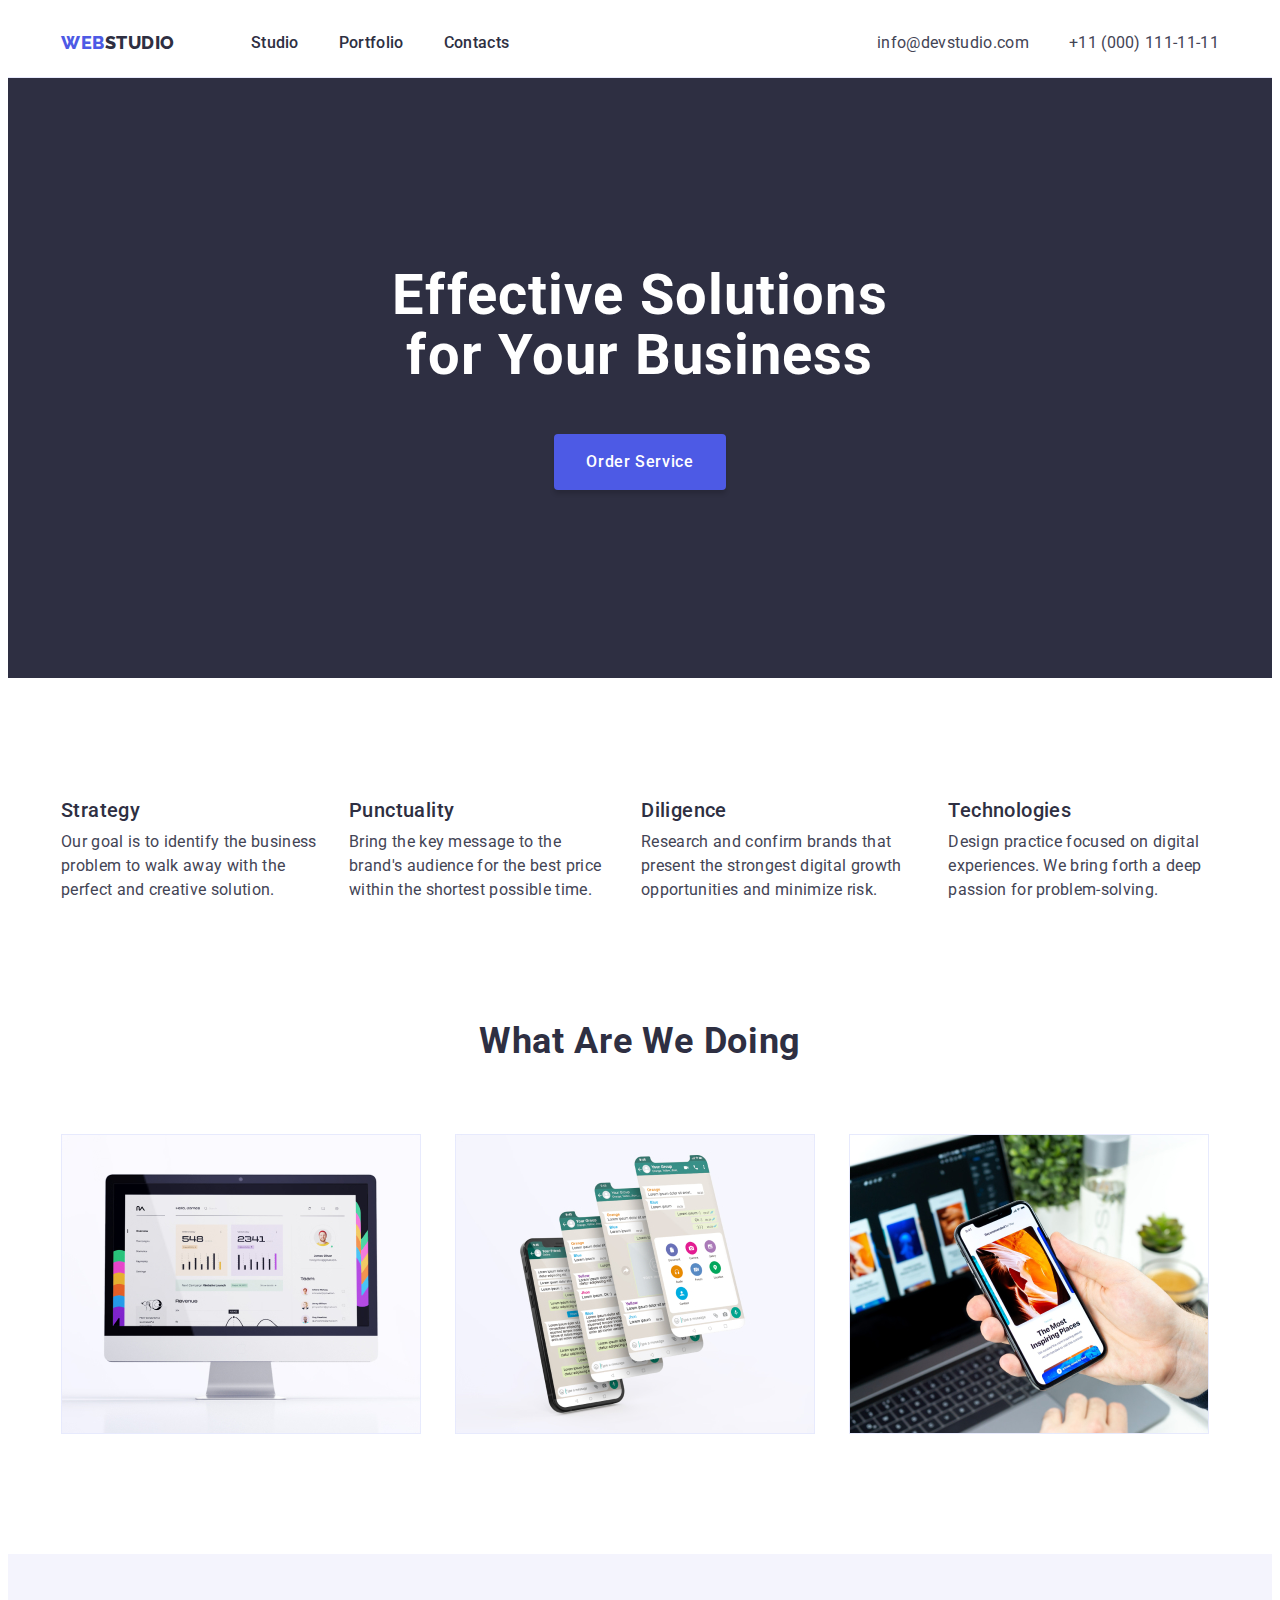
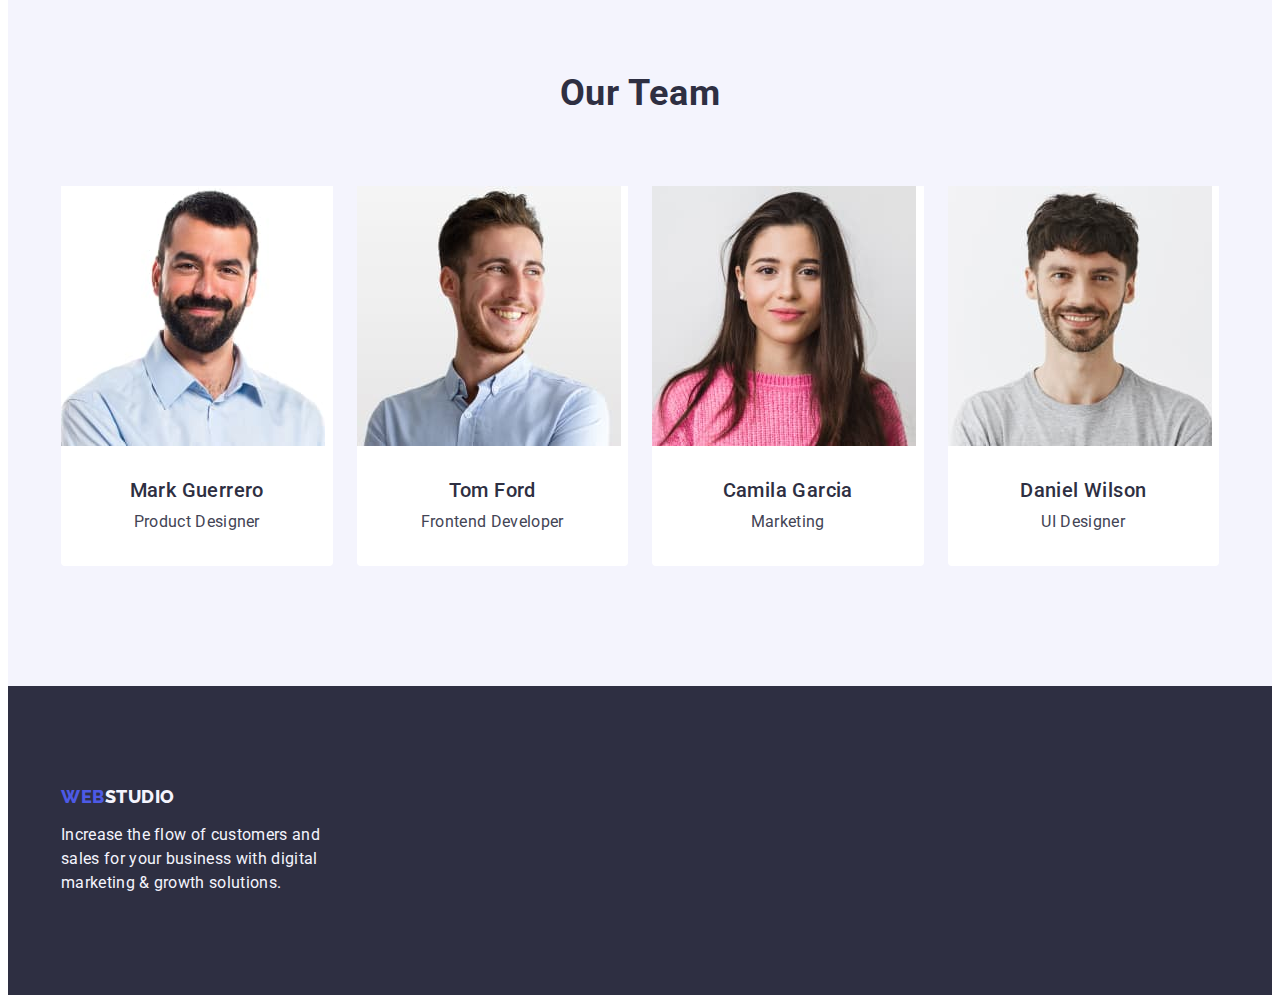
<file: index.html>
<!DOCTYPE html>
<html lang="en">
<head>
    <meta charset="UTF-8">
    <meta http-equiv="X-UA-Compatible" content="IE=edge">
    <meta name="viewport" content="width=device-width, initial-scale=1.0">
    <title>Studio</title>
    <link rel="preconnect" href="https://fonts.googleapis.com">
    <link rel="preconnect" href="https://fonts.gstatic.com" crossorigin>
    <link
        href="https://fonts.googleapis.com/css2?family=Raleway:wght@800&family=Roboto:wght@400;500;700;900&display=swap"
        rel="stylesheet">
    <link rel="stylesheet" href="https://cdnjs.cloudflare.com/ajax/libs/modern-normalize/2.0.0/modern-normalize.min.css"
        integrity="sha512-4xo8blKMVCiXpTaLzQSLSw3KFOVPWhm/TRtuPVc4WG6kUgjH6J03IBuG7JZPkcWMxJ5huwaBpOpnwYElP/m6wg=="
        crossorigin="anonymous" referrerpolicy="no-referrer" />
    <link rel="stylesheet" href="./css/styles.css">
</head>
<body>
    <header class="main-header">
        <div class="container header-container">
            <nav class="navigation">
                <a class="logo-link link" href="./index.html">Web<span class="logo-color">Studio</span></a>
                <ul class="menu-list list">
                    <li class="menu-item">
                        <a class="menu-link link" href="./index.html">Studio</a>
                    </li>
                    <li class="menu-item">
                        <a class="menu-link link" href="./portfolio.html">Portfolio</a>
                    </li>
                    <li class="menu-item">
                        <a class="menu-link link" href="">Contacts</a>
                    </li>
                </ul>
            </nav>
            <address class="contact">
                <ul class="address-list list">
                    <li class="address-item">
                        <a class="contact-link link" href="mailto:info@devstudio.com">info@devstudio.com</a>
                    </li>
                    <li class="address-item">
                        <a class="contact-link link" href="tel:+110001111111">+11 (000) 111-11-11</a>
                    </li>
                </ul>
            </address>
        </div>
    </header>
    <main class="main">
        <section class="hero-section">
            <div class="container">
                <h1 class="hero-title">Effective Solutions for Your Business</h1>
                <button class="hero-button btn" type="button">Order Service</button>
            </div>
        </section>
        <section class="secondary-section ">
            <div class="container secondary-section-wrap">
                <h2 class="visually-hidden">Our benefits</h2>
                <ul class="list-secondary list">
                    <li class="secondary-item-list">
                        <h3 class="secondary-title">Strategy</h3>
                        <p class="secondary-text">Our goal is to identify the business problem to walk away with the
                            perfect and creative solution.</p>
                    </li>
                    <li class="secondary-item-list">
                        <h3 class="secondary-title">Punctuality</h3>
                        <p class="secondary-text">Bring the key message to the brand's audience for the best price
                            within the shortest possible time.</p>
                    </li>
                    <li class="secondary-item-list">
                        <h3 class="secondary-title">Diligence</h3>
                        <p class="secondary-text">Research and confirm brands that present the strongest digital growth
                            opportunities and minimize risk.</p>
                    </li>
                    <li class="secondary-item-list">
                        <h3 class="secondary-title">Technologies</h3>
                        <p class="secondary-text">Design practice focused on digital experiences. We bring forth a deep
                            passion for problem-solving.</p>
                    </li>
                </ul>
            </div>
        </section>
        <section class="profile">
            <div class="container profile-wrap">
                <h2 class="title-text">What are we doing</h2>
                <ul class="list-img list">
                    <li class="list-profile">
                        <img src="./images/img1.jpg" alt="Profile is opened on the monitor for viewing" width="360">
                    </li>
                    <li class="list-profile">
                        <img src="./images/img2.jpg" alt="Chat with correspondence is open on the phone" width="360">
                    </li>
                    <li class="list-profile">
                        <img src="./images/img3.jpg" alt="View site on phone" width="360">
                    </li>
                </ul>
            </div>
        </section>
        <section class="team-section">
            <div class="container">
                <h2 class="title-text">Our Team</h2>
                <ul class="list-team list">
                    <li class="list-item-team">
                        <img src="./images/image1.jpg" alt="man in shirt smiling" width="264">
                        <div class="team">
                            <h3 class="secondary-title-team">Mark Guerrero</h3>
                            <p class="secondary-text-team">Product Designer</p>
                        </div>
                    </li>
                    <li class="list-item-team">
                        <img src="./images/image2.jpg" alt="a man in a shirt looks away and smiles" width="264">
                        <div class="team">
                            <h3 class="secondary-title-team">Tom Ford</h3>
                            <p class="secondary-text-team ">Frontend Developer</p>
                        </div>
                    </li>
                    <li class="list-item-team">
                        <img src="./images/image3.jpg" alt="girl in pink sweater and long hair" width="264">
                        <div class="team">
                            <h3 class="secondary-title-team">Camila Garcia</h3>
                            <p class="secondary-text-team">Marketing</p>
                        </div>
                    </li>
                    <li class="list-item-team">
                        <img src="./images/image4.jpg" alt="smiling man in t-shirt" width="264">
                        <div class="team">
                            <h3 class="secondary-title-team">Daniel Wilson</h3>
                            <p class="secondary-text-team">UI Designer</p>
                        </div>
                    </li>
                </ul>
            </div>
        </section>
    </main>
    <footer class="section-footer">
        <div class="container">
            <a class="logo-link-footer link-footer" href="./index.html">Web<span
                    class="logo-color-footer">Studio</span></a>
            <p class="footer-text">Increase the flow of customers and sales for your business with digital marketing &
                growth solutions.</p>
        </div>
    </footer>
</body>
</html>
</file>
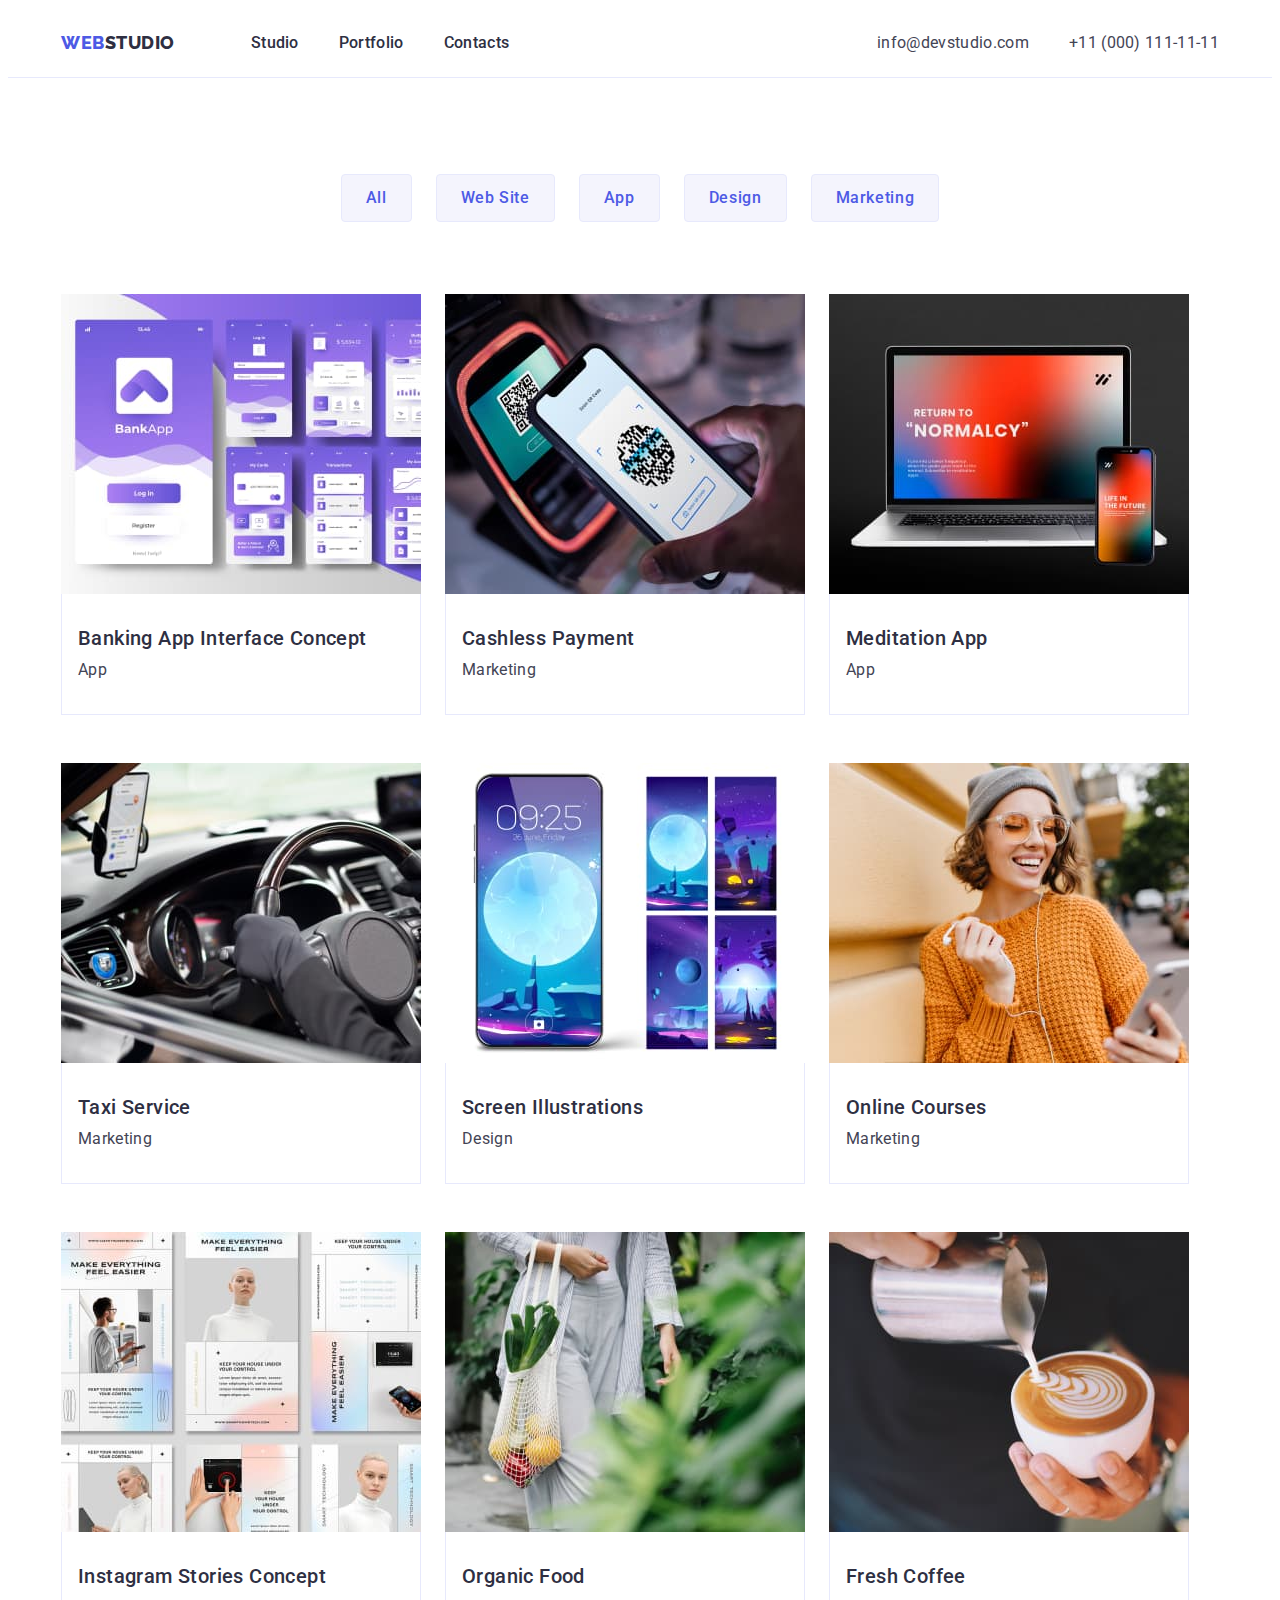
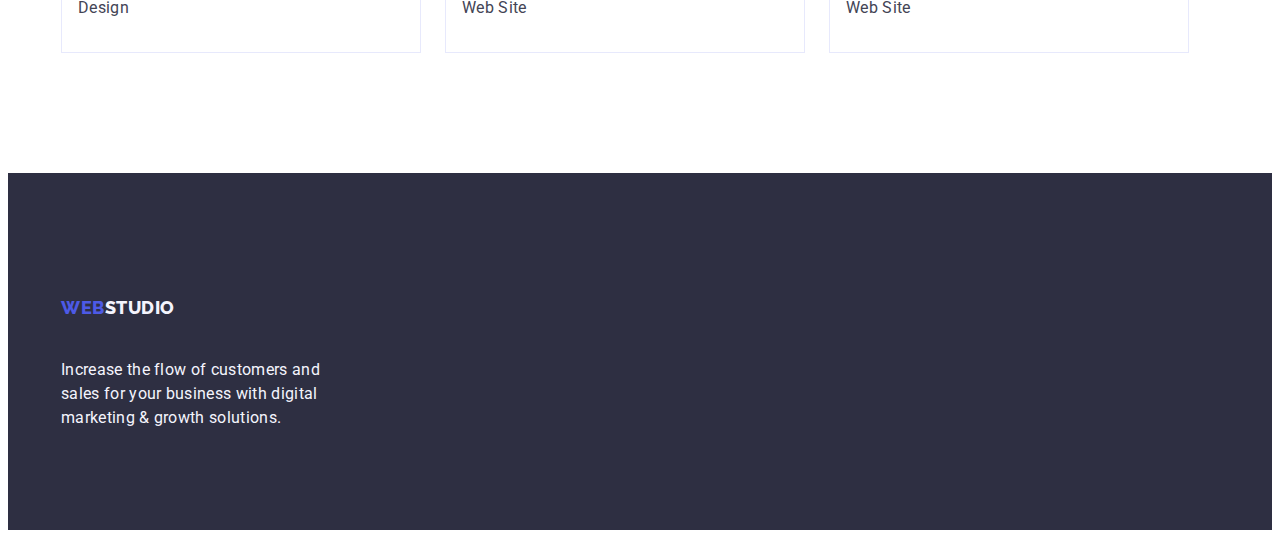
<file: portfolio.html>
<!DOCTYPE html>
<html lang="en">
<head>
    <meta charset="UTF-8">
    <meta http-equiv="X-UA-Compatible" content="IE=edge">
    <meta name="viewport" content="width=device-width, initial-scale=1.0">
    <title>Portfolio</title>
    <link rel="preconnect" href="https://fonts.googleapis.com">
    <link rel="preconnect" href="https://fonts.gstatic.com" crossorigin>
    <link
        href="https://fonts.googleapis.com/css2?family=Raleway:wght@800&family=Roboto:wght@400;500;700;900&display=swap"
        rel="stylesheet">
    <link rel="stylesheet" href="https://cdnjs.cloudflare.com/ajax/libs/modern-normalize/2.0.0/modern-normalize.min.css"
        integrity="sha512-4xo8blKMVCiXpTaLzQSLSw3KFOVPWhm/TRtuPVc4WG6kUgjH6J03IBuG7JZPkcWMxJ5huwaBpOpnwYElP/m6wg=="
        crossorigin="anonymous" referrerpolicy="no-referrer" />
    <link rel="stylesheet" href="./css/styles.css">
</head>
<body>
    <header class="portfolio-header">
        <div class="container header-container">
            <nav class="navigation">
                <a class="logo-link link" href="./index.html">Web<span class="logo-color">Studio</span></a>
                <ul class="menu-list list">
                    <li class="menu-item">
                        <a class="menu-link link" href="./index.html">Studio</a>
                    </li>
                    <li class="menu-item">
                        <a class="menu-link link" href="./portfolio.html">Portfolio</a>
                    </li>
                    <li class="menu-item">
                        <a class="menu-link link" href="">Contacts</a>
                    </li>
                </ul>
            </nav>
            <address class="contact">
                <ul class="address-list list">
                    <li class="address-item">
                        <a class="contact-link link" href="mailto:info@devstudio.com">info@devstudio.com</a>
                    </li>
                    <li class="address-item">
                        <a class="contact-link link" href="tel:+110001111111">+11 (000) 111-11-11</a>
                    </li>
                </ul>
            </address>
        </div>
    </header>
    <main class="main">
        <section class="gallery-section">
            <div class="container">
                <h1 class="visually-hidden">Button</h1>
                <ul class="btn-list list">
                    <li class="btn-item-list">
                        <button class="mod-btn btn" type="button">All</button>
                    </li>
                    <li class="btn-item-list">
                        <button class="mod-btn btn" type="button">Web Site</button>
                    </li>
                    <li class="btn-item-list">
                        <button class="mod-btn btn" type="button">App</button>
                    </li>
                    <li class="btn-item-list">
                        <button class="mod-btn btn" type="button">Design</button>
                    </li>
                    <li class="btn-item-list">
                        <button class="mod-btn btn" type="button">Marketing</button>
                    </li>
                </ul>
                <ul class="gallery-list list">
                    <li class="gallery-item">
                        <a class="link gallery-portfolio" href="#">
                            <img src="./images/row1.jpg" alt="Banking application" width="360">
                            <div class="container-gallery">
                                <h2 class="gallery-title">Banking App Interface Concept</h2>
                                <p class="gallery-text">App</p>
                            </div>
                        </a>
                    </li>
                    <li class="gallery-item">
                        <a class="link gallery-portfolio" href="#">
                            <img src="./images/row2.jpg" alt="Scan qr code by phone" width="360">
                            <div class="container-gallery">
                                <h2 class="gallery-title">Cashless Payment</h2>
                                <p class="gallery-text">Marketing</p>
                            </div>
                        </a>
                    </li>
                    <li class="gallery-item">
                        <a class="link gallery-portfolio" href="#">
                            <img src="./images/row3.jpg" alt="Sync laptop app with phone" width="360">
                            <div class="container-gallery">
                                <h2 class="gallery-title">Meditation App</h2>
                                <p class="gallery-text">App</p>
                            </div>
                        </a>
                    </li>
                    <li class="gallery-item">
                        <a class="link gallery-portfolio" href="#">
                            <img src="./images/row4.jpg" alt="Driving driver navigation" width="360">
                            <div class="container-gallery">
                                <h2 class="gallery-title">Taxi Service</h2>
                                <p class="gallery-text">Marketing</p>
                            </div>
                        </a>
                    </li>
                    <li class="gallery-item">
                        <a class="link gallery-portfolio" href="#">
                            <img src="./images/row5.jpg" alt="Wallpaper for phone" width="360">
                            <div class="container-gallery">
                                <h2 class="gallery-title">Screen Illustrations</h2>
                                <p class="gallery-text">Design</p>
                            </div>
                        </a>
                    </li>
                    <li class="gallery-item">
                        <a class="link gallery-portfolio" href="#">
                            <img src="./images/row6.jpg" alt="Girl talking through video call" width="360">
                            <div class="container-gallery">
                                <h2 class="gallery-title">Online Courses</h2>
                                <p class="gallery-text">Marketing</p>
                            </div>
                        </a>
                    </li>
                    <li class="gallery-item">
                        <a class="link gallery-portfolio" href="#">
                            <img src="./images/row7.jpg" alt="Application instructions" width="360">
                            <div class="container-gallery">
                                <h2 class="gallery-title">Instagram Stories Concept</h2>
                                <p class="gallery-text">Design</p>
                            </div>
                        </a>
                    </li>
                    <li class="gallery-item">
                        <a class="link gallery-portfolio" href="#">
                            <img src="./images/row8.jpg" alt="Girl carries vegetables in a bag" width="360">
                            <div class="container-gallery">
                                <h2 class="gallery-title">Organic Food</h2>
                                <p class="gallery-text">Web Site</p>
                            </div>
                        </a>
                    </li>
                    <li class="gallery-item">
                        <a class="link gallery-portfolio" href="#">
                            <img src="./images/row9.jpg" alt="Barista pouring milk into coffee" width="360">
                            <div class="container-gallery">
                                <h2 class="gallery-title">Fresh Coffee</h2>
                                <p class="gallery-text">Web Site</p>
                            </div>
                        </a>
                    </li>
                </ul>
            </div>
        </section>
    </main>
    <footer class="section-footer">
        <div class="container">
            <a class="logo-link-footer link" href="./index.html">Web<span class="logo-color-footer">Studio</span></a>
            <p class="footer-text">Increase the flow of customers and sales for your business with digital marketing &
                growth solutions.</p>
        </div>
    </footer>
</body>
</html>
</file>
<file: css/styles.css>
body {
    font-family: Roboto, sans-serif;
    font-style: normal;
    font-weight: 400;
    font-size: 16px;
    line-height: 1.5;
    color: var(--primery-color);
    background-color: var(--light-color);
}

:root {
    --primery-color: #434455;
    --title-color: #2E2F42;
    --secondary-color: #4D5AE5;
    --link-color: #404BBF;
    --light-color: #FFFFFF;
    --secondary-light-color: #F4F4FD;
}

p,
h1,
h2,
h3 {
    margin: 0;
}

ul {
    margin: 0;
    padding: 0;
}

img {
    display: block;
}

.container {
    width: 1158px;
    padding-left: 15px;
    padding-right: 15px;
    margin: 0 auto;

}

.list {
    list-style: none;

}

.link {
    text-decoration: none;
    padding-top: 24px;
    padding-bottom: 24px;
}

.main-header {
    border-bottom: 1px solid #e7e9fc
}

.navigation {
    display: flex;
    align-items: center;
}

.header-container {
    display: flex;
    align-items: center;
}

.menu-list {
    display: flex;
    gap: 40px;

}

.address-list {
    display: flex;
    gap: 40px;
}

.logo-link {
    font-family: 'Raleway', sans-serif;
    font-weight: 800;
    font-size: 18px;
    line-height: 1.17;
    display: flex;
    align-items: center;
    letter-spacing: 0.03em;
    text-transform: uppercase;
    color: var(--secondary-color);
    margin-right: 76px;

}

.logo-color {
    color: var(--title-color);
}

.menu-link:hover {
    color: var(--link-color);
}

.menu-link:focus {
    color: var(--link-color);
}

.contact {
    font-style: normal;
    display: flex;
    align-items: center;
    margin-left: auto;

}

.contact-link {
    letter-spacing: 0.02em;
    color: var(--primery-color);
}

.contact-link:hover,
.contact-link:focus {
    color: var(--link-color);
}

.logo-link:hover,
logo-link:focus {
    color: var(--link-color);
}

.menu-list {
    font-weight: 500;
    line-height: 1.5;
    letter-spacing: 0.02em;
}

.menu-link {
    color: var(--title-color);
}

.hero-section {
    background-color: var(--title-color);
    padding-top: 188px;
    padding-bottom: 188px;
}

.btn {
    cursor: pointer;
}

.btn:hover,
btn:focus {
    color: var(--light-color);
    background-color: var(--link-color);
}

.btn:focus {
    color: var(--light-color);
    background-color: var(--link-color);
}

.hero-button {
    font-family: 'Roboto', sans-serif;
    font-style: normal;
    font-weight: 500;
    font-size: 16px;
    line-height: 1.5;
    display: flex;
    align-items: center;
    letter-spacing: 0.04em;
    color: var(--light-color);
    background-color: var(--secondary-color);
    box-shadow: 0px 4px 4px rgba(0, 0, 0, 0.15);
    border-radius: 4px;
    min-width: 169px;
    height: 56px;
    display: block;
    margin: 0 auto;
    border: none;
    padding: 16px 32px 16px 32px;

}

.hero-title {
    font-weight: 700;
    font-size: 56px;
    line-height: 1.07;
    text-align: center;
    letter-spacing: 0.02em;
    color: var(--light-color);
    background-color: var(--title-color);
    margin: 0 auto;
    max-width: 496px;
    margin-bottom: 48px;


}

.visually-hidden {
    position: absolute;
    width: 1px;
    height: 1px;
    margin: -1px;
    border: 0;
    padding: 0;
    white-space: nowrap;
    clip-path: inset(100%);
    clip: rect(0 0 0 0);
    overflow: hidden;
}

.secondary-section {
    padding-top: 120px;
    padding-bottom: 120px;

}

.title-text {
    font-weight: 700;
    font-size: 36px;
    line-height: 1.11;
    text-align: center;
    letter-spacing: 0.02em;
    text-transform: capitalize;
    color: var(--title-color);
    margin: 0 auto;
    margin-bottom: 72px;

}

.list-secondary {
    display: flex;
    gap: 24px;

}

.secondary-item-list {
    gap: 24px;
}

.secondary-title {
    font-weight: 500;
    font-size: 20px;
    line-height: 1.2;
    letter-spacing: 0.02em;
    color: var(--title-color);
    display: flex;
    margin-bottom: 8px;

}

.secondary-text {
    letter-spacing: 0.02em;
    color: var(--primery-color);
    display: flex;
    min-width: 264px;
    width: calc((100% - 72px) / 4);
    gap: 24px;

}

.profile {
    padding-top: 0px;
    padding-bottom: 120px;
}



.list-img {
    display: flex;
    gap: 24px;

}

.list-profile {

    min-width: 360px;
    display: flex;
    width: calc((100% - 48px) / 3);

}

.team-section {
    background-color: var(--secondary-light-color);
    padding-top: 120px;
    padding-bottom: 120px;
}

.list-team {
    display: flex;
    gap: 24px;

}

.team {

    padding: 32px 16px;

}

.list-item-team {
    background-color: var(--light-color);
    width: calc((100% - 72px) / 4);
    text-align: center;
    border-radius: 0px 0px 4px 4px;
}

.secondary-title-team {
    font-weight: 500;
    font-size: 20px;
    line-height: 1.2;
    letter-spacing: 0.02em;
    color: var(--title-color);
    text-align: center;
    margin: 0 auto;
    margin-bottom: 8px;

}

.secondary-text-team {
    letter-spacing: 0.02em;
    color: var(--primery-color);
    text-align: center;

}

.logo-link-footer {
    margin-bottom: 17.5px;
    text-decoration: none;
}

.section-footer {
    letter-spacing: 0.02em;
    color: var(--secondary-light-color);
    background-color: var(--title-color);
    padding: 100px 0;
}

.logo-link-footer {
    font-family: 'Raleway', sans-serif;
    font-style: normal;
    font-weight: 800;
    font-size: 18px;
    line-height: 1.17;
    display: inline-block;
    align-items: center;
    letter-spacing: 0.03em;
    text-transform: uppercase;
    color: var(--secondary-color);
    margin-bottom: 16px;
}

.logo-color-footer {
    color: var(--secondary-light-color);
}

.footer-text {
    max-width: 264px;
}

.portfolio-header {
    border-bottom: 1px solid #e7e9fc
}

.gallery-section {
    padding-top: 96px;
    padding-bottom: 120px;
}

.btn-list {
    display: flex;
    justify-content: center;
    align-items: center;
    gap: 24px;
    margin-bottom: 72px;
}

.mod-btn:hover,
.mod-btn:focus {
    border: 1px solid transparent
}


.gallery-list {
    display: flex;
    flex-wrap: wrap;
    gap: 48px 24px;
}

.gallery-portfolio {
    width: calc((100% - 48px) / 3);
}

.container-gallery {
    padding: 32px 16px;
    border: 1px solid #e7e9fc;
    border-top: none;
}

.gallery-title {
    margin-bottom: 8px;
}

.mod-btn {
    font-family: 'Roboto', sans-serif;
    font-style: normal;
    font-weight: 500;
    font-size: 16px;
    line-height: 1.5;
    display: flex;
    align-items: center;
    text-align: center;
    letter-spacing: 0.04em;
    border-radius: 4px;
    color: var(--secondary-color);
    background-color: var(--secondary-light-color);
    min-width: 69px;
    height: 48px;
    padding: 12px 24px 12px 24px;
    border: 1px solid #E7E9FC;
    gap: 24px;
}

.gallery-title {
    font-weight: 500;
    font-size: 20px;
    line-height: 1.2;
    letter-spacing: 0.02em;
    color: var(--title-color);
}

.gallery-text {
    font-size: 16px;
    line-height: 1.5;
    letter-spacing: 0.02em;
    color: var(--primery-color);
}
</file>
